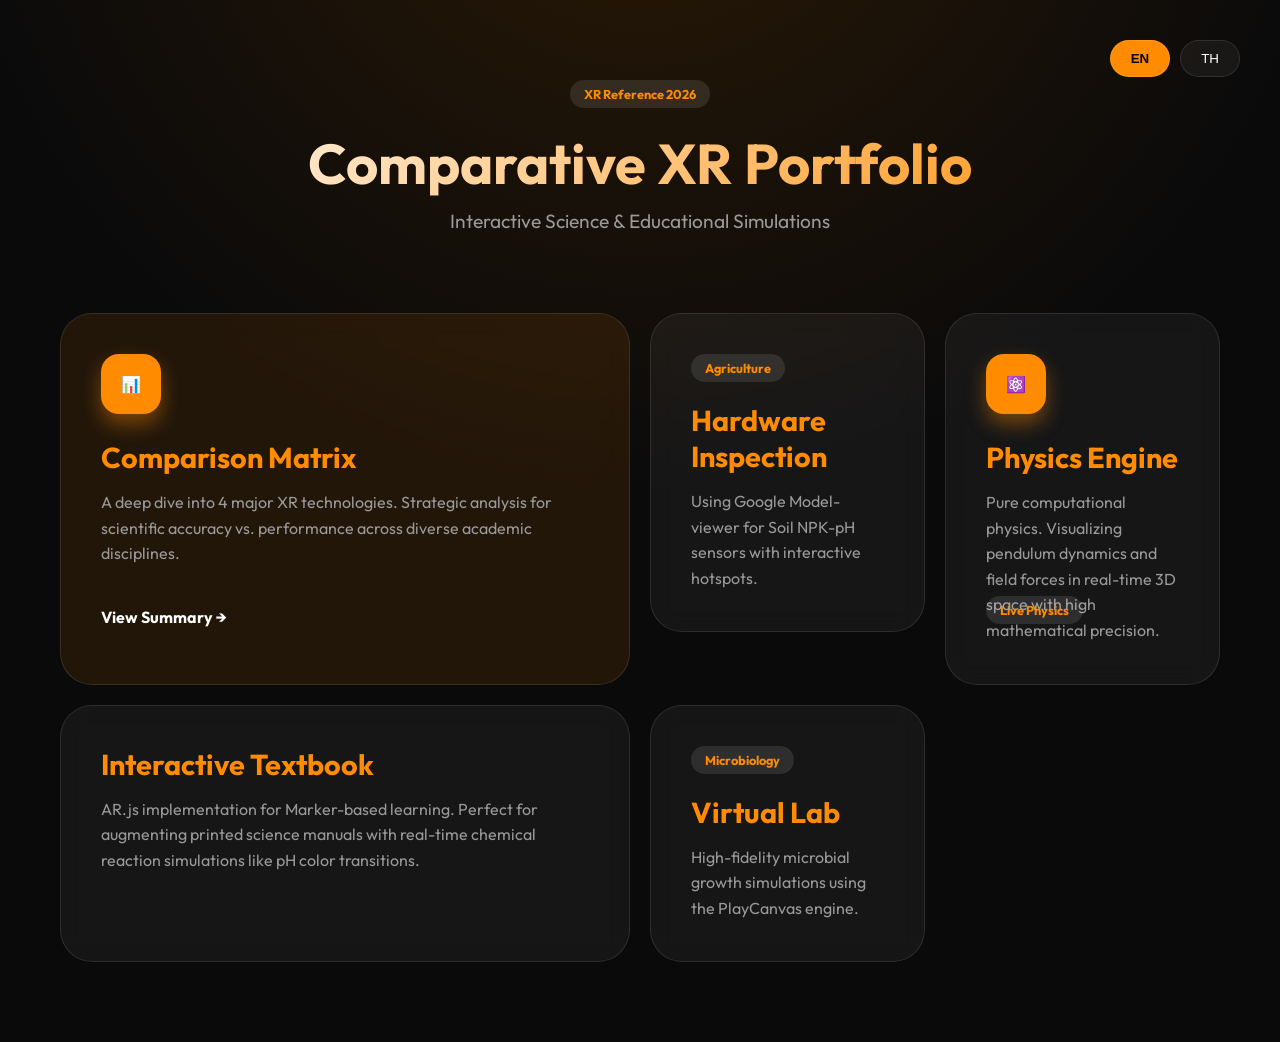
<file: docs/comparative_xr_guide/index.html>
<!DOCTYPE html>
<html lang="en">
<head>
    <meta charset="UTF-8">
    <meta name="viewport" content="width=device-width, initial-scale=1.0">
    <title>XR Guide Dashboard | AI Python Physics</title>
    <link href="https://fonts.googleapis.com/css2?family=Outfit:wght@300;400;700&display=swap" rel="stylesheet">
    <style>
        :root {
            --primary: #FF8C00;
            --primary-glow: rgba(255, 140, 0, 0.4);
            --bg: #0a0a0b;
            --card-bg: rgba(255, 255, 255, 0.05);
            --glass-border: rgba(255, 255, 255, 0.1);
            --text-main: #ffffff;
            --text-dim: #999;
        }

        * { margin: 0; padding: 0; box-sizing: border-box; }
        body {
            font-family: 'Outfit', sans-serif;
            background-color: var(--bg);
            color: var(--text-main);
            overflow-x: hidden;
            background-image: radial-gradient(circle at 50% -20%, #2c1a05 0%, transparent 50%);
        }

        .container {
            max-width: 1200px;
            margin: 0 auto;
            padding: 80px 20px;
        }

        header {
            text-align: center;
            margin-bottom: 80px;
            animation: fadeInDown 1s ease-out;
        }

        h1 {
            font-size: 3.5rem;
            font-weight: 700;
            background: linear-gradient(135deg, #fff 0%, var(--primary) 100%);
            -webkit-background-clip: text;
            -webkit-text-fill-color: transparent;
            margin-bottom: 10px;
        }

        .subtitle { color: var(--text-dim); font-size: 1.2rem; }

        /* Bento Grid */
        .bento-grid {
            display: grid;
            grid-template-columns: repeat(4, 1fr);
            grid-template-rows: auto;
            gap: 20px;
        }

        .card {
            background: var(--card-bg);
            backdrop-filter: blur(12px);
            border: 1px solid var(--glass-border);
            border-radius: 32px;
            padding: 40px;
            transition: all 0.4s cubic-bezier(0.175, 0.885, 0.32, 1.275);
            position: relative;
            overflow: hidden;
            cursor: pointer;
            text-decoration: none;
            color: inherit;
        }

        .card:hover {
            transform: translateY(-8px) scale(1.02);
            border-color: var(--primary);
            box-shadow: 0 20px 40px rgba(0,0,0,0.4), 0 0 20px var(--primary-glow);
        }

        .card h2 { font-size: 1.8rem; margin-bottom: 15px; color: var(--primary); }
        .card p { font-size: 1rem; color: var(--text-dim); line-height: 1.6; }

        .card-main { grid-column: span 2; grid-row: span 2; background: rgba(255, 140, 0, 0.1); }
        .card-wide { grid-column: span 2; }
        .card-tall { grid-row: span 2; }

        .tag {
            display: inline-block;
            padding: 6px 14px;
            border-radius: 50px;
            background: rgba(255, 255, 255, 0.1);
            font-size: 0.8rem;
            margin-bottom: 20px;
            color: var(--primary);
            font-weight: 700;
        }

        .icon-box {
            width: 60px; height: 60px;
            background: var(--primary);
            border-radius: 18px;
            display: flex; align-items: center; justify-content: center;
            margin-bottom: 25px;
            box-shadow: 0 10px 20px var(--primary-glow);
        }

        /* Animations */
        @keyframes fadeInDown {
            from { opacity: 0; transform: translateY(-30px); }
            to { opacity: 1; transform: translateY(0); }
        }

        /* Language Toggle */
        .lang-switch {
            position: absolute; top: 40px; right: 40px;
            display: flex; gap: 10px;
        }
        .lang-btn {
            background: var(--card-bg); border: 1px solid var(--glass-border);
            color: #fff; padding: 10px 20px; border-radius: 50px; cursor: pointer;
            transition: 0.3s;
        }
        .lang-btn.active { background: var(--primary); color: #000; font-weight: 700; }

        @media (max-width: 900px) {
            .bento-grid { grid-template-columns: 1fr 1fr; }
            .card-main, .card-wide { grid-column: span 2; }
        }
        @media (max-width: 600px) {
            .bento-grid { grid-template-columns: 1fr; }
            .card-main, .card-wide { grid-column: span 1; }
            h1 { font-size: 2.5rem; }
        }
    </style>
</head>
<body>
    <div class="lang-switch">
        <button class="lang-btn active" onclick="setLang('en')">EN</button>
        <button class="lang-btn" onclick="setLang('th')">TH</button>
    </div>

    <div class="container">
        <header>
            <div class="tag">XR Reference 2026</div>
            <h1 id="title">Comparative XR Portfolio</h1>
            <p id="subtitle" class="subtitle">Interactive Science & Educational Simulations</p>
        </header>

        <div class="bento-grid">
            <!-- Main Matrix -->
            <a href="comparison_matrix.html" class="card card-main">
                <div class="icon-box">📊</div>
                <h2 id="m-title">Comparison Matrix</h2>
                <p id="m-desc">A deep dive into 4 major XR technologies. Strategic analysis for scientific accuracy vs. performance across diverse academic disciplines.</p>
                <div style="margin-top: 40px; font-weight: 700;">View Summary &rarr;</div>
            </a>

            <!-- Model Viewer -->
            <a href="model_viewer/index.html" class="card">
                <div class="tag">Agriculture</div>
                <h2 id="mv-title">Hardware Inspection</h2>
                <p id="mv-desc">Using Google Model-viewer for Soil NPK-pH sensors with interactive hotspots.</p>
            </a>

            <!-- ThreeJS -->
            <a href="threejs_physics/index.html" class="card card-tall">
                <div class="icon-box">⚛️</div>
                <h2 id="t3-title">Physics Engine</h2>
                <p id="t3-desc">Pure computational physics. Visualizing pendulum dynamics and field forces in real-time 3D space with high mathematical precision.</p>
                <div class="tag" style="position: absolute; bottom: 40px;">Live Physics</div>
            </a>

            <!-- AR.js -->
            <a href="ar_js/index.html" class="card card-wide">
                <h2 id="ar-title">Interactive Textbook</h2>
                <p id="ar-desc">AR.js implementation for Marker-based learning. Perfect for augmenting printed science manuals with real-time chemical reaction simulations like pH color transitions.</p>
            </a>

            <!-- PlayCanvas -->
            <a href="playcanvas.html" class="card">
                <div class="tag">Microbiology</div>
                <h2 id="pc-title">Virtual Lab</h2>
                <p id="pc-desc">High-fidelity microbial growth simulations using the PlayCanvas engine.</p>
            </a>
        </div>
    </div>

    <script>
        const content = {
            en: {
                title: "Comparative XR Portfolio",
                subtitle: "Interactive Science & Educational Simulations",
                mTitle: "Comparison Matrix",
                mDesc: "A deep dive into 4 major XR technologies. Strategic analysis for scientific accuracy vs. performance across diverse academic disciplines.",
                mvTitle: "Hardware Inspection",
                mvDesc: "Using Google Model-viewer for Soil NPK-pH sensors with interactive hotspots.",
                t3Title: "Physics Engine",
                t3Desc: "Pure computational physics. Visualizing pendulum dynamics and field forces in real-time 3D space with high mathematical precision.",
                arTitle: "Interactive Textbook",
                arDesc: "AR.js implementation for Marker-based learning. Perfect for augmenting printed science manuals with real-time chemical reaction simulations.",
                pcTitle: "Virtual Lab",
                pcDesc: "High-fidelity microbial growth simulations using the PlayCanvas engine."
            },
            th: {
                title: "คลังผลงาน XR เปรียบเทียบ",
                subtitle: "การจำลองทางวิทยาศาสตร์และการศึกษาสมัครเล่น",
                mTitle: "ตารางสรุปเปรียบเทียบ",
                mDesc: "การวิเคราะห์เชิงลึกของ 4 เทคโนโลยี XR หลัก สำหรับความแม่นยำทางวิชาการและประสิทธิภาพในสาขาวิชาต่างๆ",
                mvTitle: "ตรวจสอบฮาร์ดแวร์",
                mvDesc: "การใช้ Google Model-viewer สำหรับเซ็นเซอร์ดิน NPK-pH พร้อมจุดโต้ตอบอัจฉริยะ",
                t3Title: "เอนจิ้นฟิสิกส์",
                t3Desc: "ฟิสิกส์คำนวณล้วนๆ แสดงผลการแกว่งของลูกตุ้มและแรงในสนามในพื้นที่ 3 มิติแบบ Real-time",
                arTitle: "หนังสือเรียนอัจฉริยะ",
                arDesc: "การใช้ AR.js สำหรับการเรียนรู้แบบใช้ Marker เหมาะสำหรับการเพิ่มข้อมูลในหนังสือเรียน เช่น การเปลี่ยนสีของค่าสารเคมี",
                pcTitle: "ห้องแล็บเสมือน",
                pcDesc: "การจำลองการเติบโตของจุลินทรีย์ที่มีความสมจริงสูงด้วยเอนจิ้น PlayCanvas"
            }
        };

        function setLang(lang) {
            document.querySelectorAll('.lang-btn').forEach(b => b.classList.remove('active'));
            event.target.classList.add('active');

            document.getElementById('title').innerText = content[lang].title;
            document.getElementById('subtitle').innerText = content[lang].subtitle;
            document.getElementById('m-title').innerText = content[lang].mTitle;
            document.getElementById('m-desc').innerText = content[lang].mDesc;
            document.getElementById('mv-title').innerText = content[lang].mvTitle;
            document.getElementById('mv-desc').innerText = content[lang].mvDesc;
            document.getElementById('t3-title').innerText = content[lang].t3Title;
            document.getElementById('t3-desc').innerText = content[lang].t3Desc;
            document.getElementById('ar-title').innerText = content[lang].arTitle;
            document.getElementById('ar-desc').innerText = content[lang].arDesc;
            document.getElementById('pc-title').innerText = content[lang].pcTitle;
            document.getElementById('pc-desc').innerText = content[lang].pcDesc;
        }
    </script>
</body>
</html>
</file>
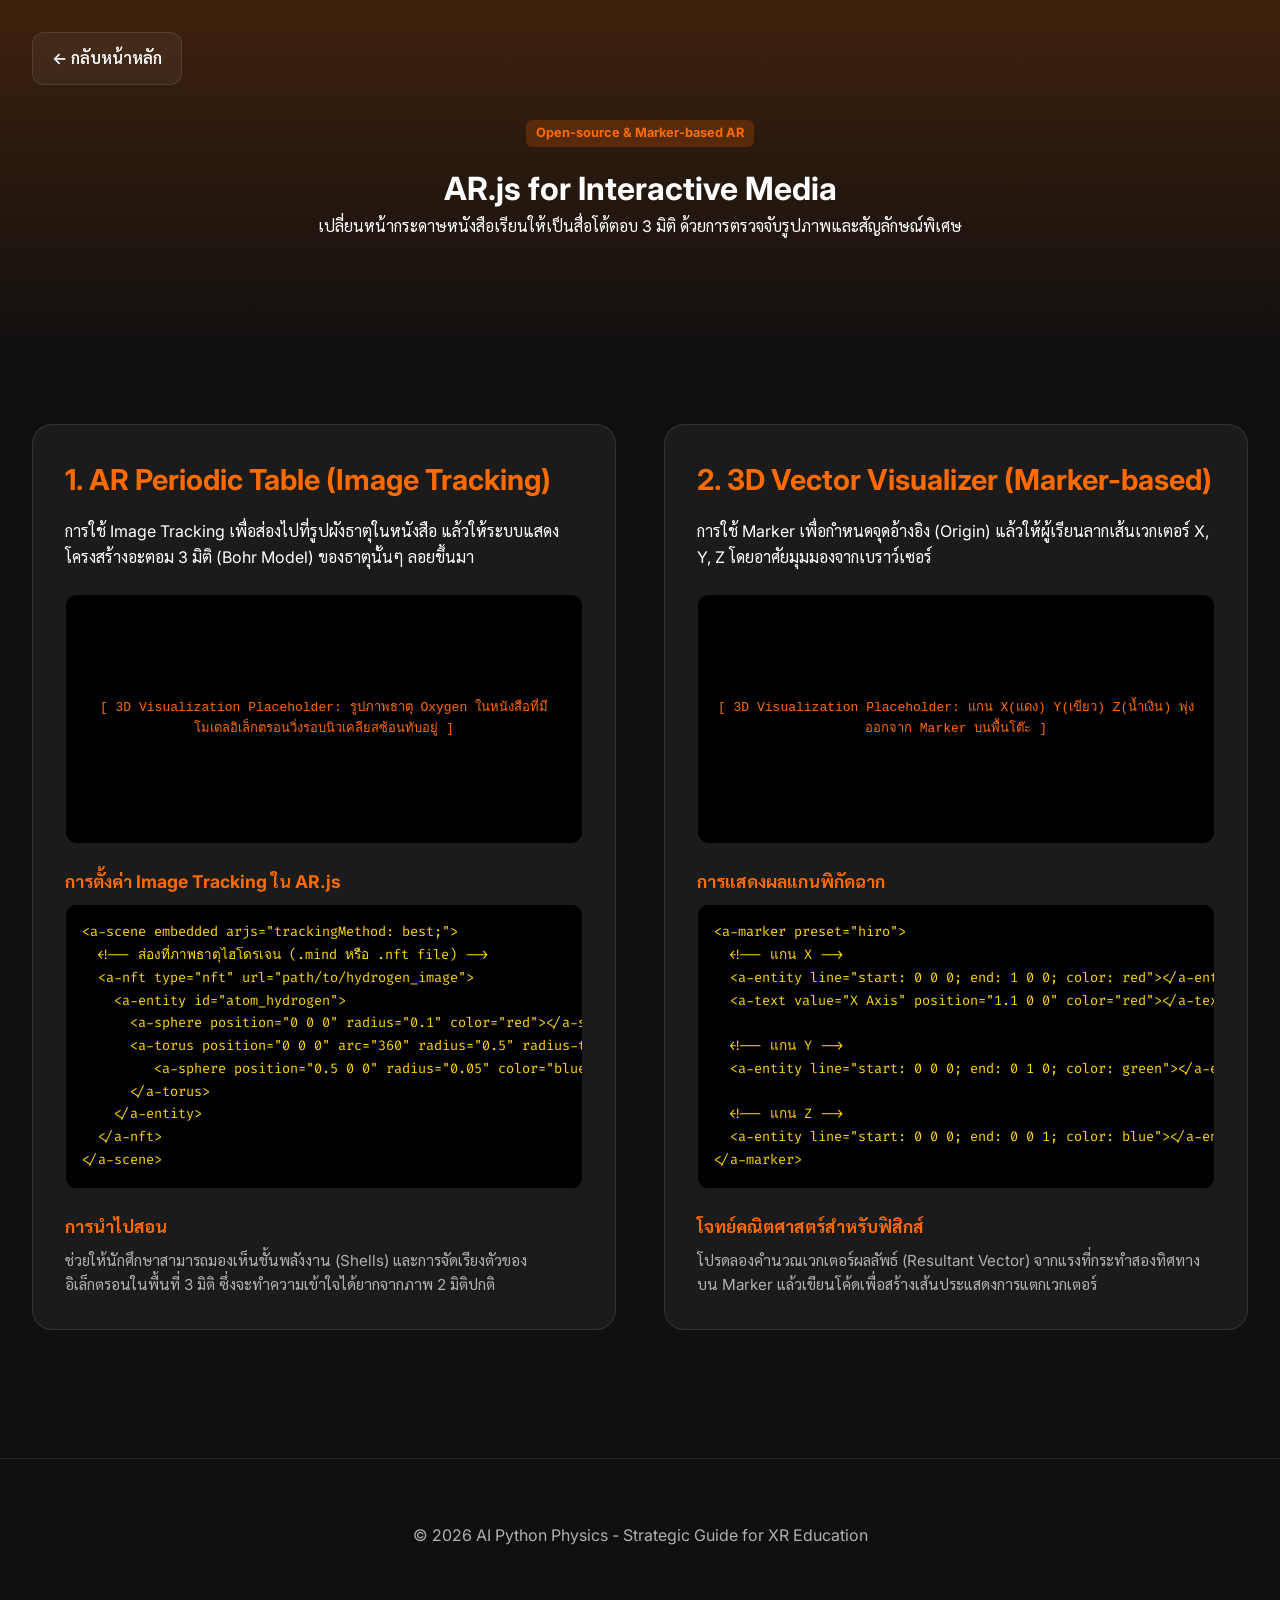
<file: docs/comparative_xr_guide/ar_js.html>
<!DOCTYPE html>
<html lang="th">
<head>
    <meta charset="UTF-8">
    <meta name="viewport" content="width=device-width, initial-scale=1.0">
    <title>AR.js | Advanced Marker AR Guide</title>
    <link rel="preconnect" href="https://fonts.googleapis.com">
    <link rel="preconnect" href="https://fonts.gstatic.com" crossorigin>
    <link href="https://fonts.googleapis.com/css2?family=Inter:wght@400;700;800&family=Outfit:wght@500;800&family=Sarabun:wght@400;700&family=Fira+Code&display=swap" rel="stylesheet">
    <link rel="stylesheet" href="index.css">
</head>
<body>

    <a href="index.html" class="back-btn">&larr; กลับหน้าหลัก</a>

    <header class="sub-hero">
        <div class="badge">Open-source & Marker-based AR</div>
        <h1>AR.js for Interactive Media</h1>
        <p>เปลี่ยนหน้ากระดาษหนังสือเรียนให้เป็นสื่อโต้ตอบ 3 มิติ ด้วยการตรวจจับรูปภาพและสัญลักษณ์พิเศษ</p>
    </header>

    <main class="example-grid">
        <!-- Example 1: 3D Periodic Table (Image Tracking) -->
        <article class="example-card">
            <h2>1. AR Periodic Table (Image Tracking)</h2>
            <p>การใช้ Image Tracking เพื่อส่องไปที่รูปผังธาตุในหนังสือ แล้วให้ระบบแสดงโครงสร้างอะตอม 3 มิติ (Bohr Model) ของธาตุนั้นๆ ลอยขึ้นมา</p>
            
            <div class="example-visual">
                [ 3D Visualization Placeholder: รูปภาพธาตุ Oxygen ในหนังสือที่มีโมเดลอิเล็กตรอนวิ่งรอบนิวเคลียสซ้อนทับอยู่ ]
            </div>

            <div class="detail-section">
                <h3>การตั้งค่า Image Tracking ใน AR.js</h3>
                <pre><code>&lt;a-scene embedded arjs="trackingMethod: best;"&gt;
  &lt;!-- ส่องที่ภาพธาตุไฮโดรเจน (.mind หรือ .nft file) --&gt;
  &lt;a-nft type="nft" url="path/to/hydrogen_image"&gt;
    &lt;a-entity id="atom_hydrogen"&gt;
      &lt;a-sphere position="0 0 0" radius="0.1" color="red"&gt;&lt;/a-sphere&gt; &lt;!-- Protons --&gt;
      &lt;a-torus position="0 0 0" arc="360" radius="0.5" radius-tubular="0.01"&gt;
         &lt;a-sphere position="0.5 0 0" radius="0.05" color="blue"&gt;&lt;/a-sphere&gt; &lt;!-- Electrons --&gt;
      &lt;/a-torus&gt;
    &lt;/a-entity&gt;
  &lt;/a-nft&gt;
&lt;/a-scene&gt;</code></pre>
            </div>
            
            <div class="detail-section">
                <h3>การนำไปสอน</h3>
                <p>ช่วยให้นักศึกษาสามารถมองเห็นชั้นพลังงาน (Shells) และการจัดเรียงตัวของอิเล็กตรอนในพื้นที่ 3 มิติ ซึ่งจะทำความเข้าใจได้ยากจากภาพ 2 มิติปกติ</p>
            </div>
        </article>

        <!-- Example 2: Vector Space Mapping -->
        <article class="example-card">
            <h2>2. 3D Vector Visualizer (Marker-based)</h2>
            <p>การใช้ Marker เพื่อกำหนดจุดอ้างอิง (Origin) แล้วให้ผู้เรียนลากเส้นเวกเตอร์ X, Y, Z โดยอาศัยมุมมองจากเบราว์เซอร์</p>
            
            <div class="example-visual">
                [ 3D Visualization Placeholder: แกน X(แดง) Y(เขียว) Z(น้ำเงิน) พุ่งออกจาก Marker บนพื้นโต๊ะ ]
            </div>

            <div class="detail-section">
                <h3>การแสดงผลแกนพิกัดฉาก</h3>
                <pre><code>&lt;a-marker preset="hiro"&gt;
  &lt;!-- แกน X --&gt;
  &lt;a-entity line="start: 0 0 0; end: 1 0 0; color: red"&gt;&lt;/a-entity&gt;
  &lt;a-text value="X Axis" position="1.1 0 0" color="red"&gt;&lt;/a-text&gt;
  
  &lt;!-- แกน Y --&gt;
  &lt;a-entity line="start: 0 0 0; end: 0 1 0; color: green"&gt;&lt;/a-entity&gt;
  
  &lt;!-- แกน Z --&gt;
  &lt;a-entity line="start: 0 0 0; end: 0 0 1; color: blue"&gt;&lt;/a-entity&gt;
&lt;/a-marker&gt;</code></pre>
            </div>

            <div class="detail-section">
                <h3>โจทย์คณิตศาสตร์สำหรับฟิสิกส์</h3>
                <p>โปรดลองคำนวณเวกเตอร์ผลลัพธ์ (Resultant Vector) จากแรงที่กระทำสองทิศทางบน Marker แล้วเขียนโค้ดเพื่อสร้างเส้นประแสดงการแตกเวกเตอร์</p>
            </div>
        </article>
    </main>

    <footer>
        <p>&copy; 2026 AI Python Physics - Strategic Guide for XR Education</p>
    </footer>

    <script src="index.js"></script>
</body>
</html>
</file>
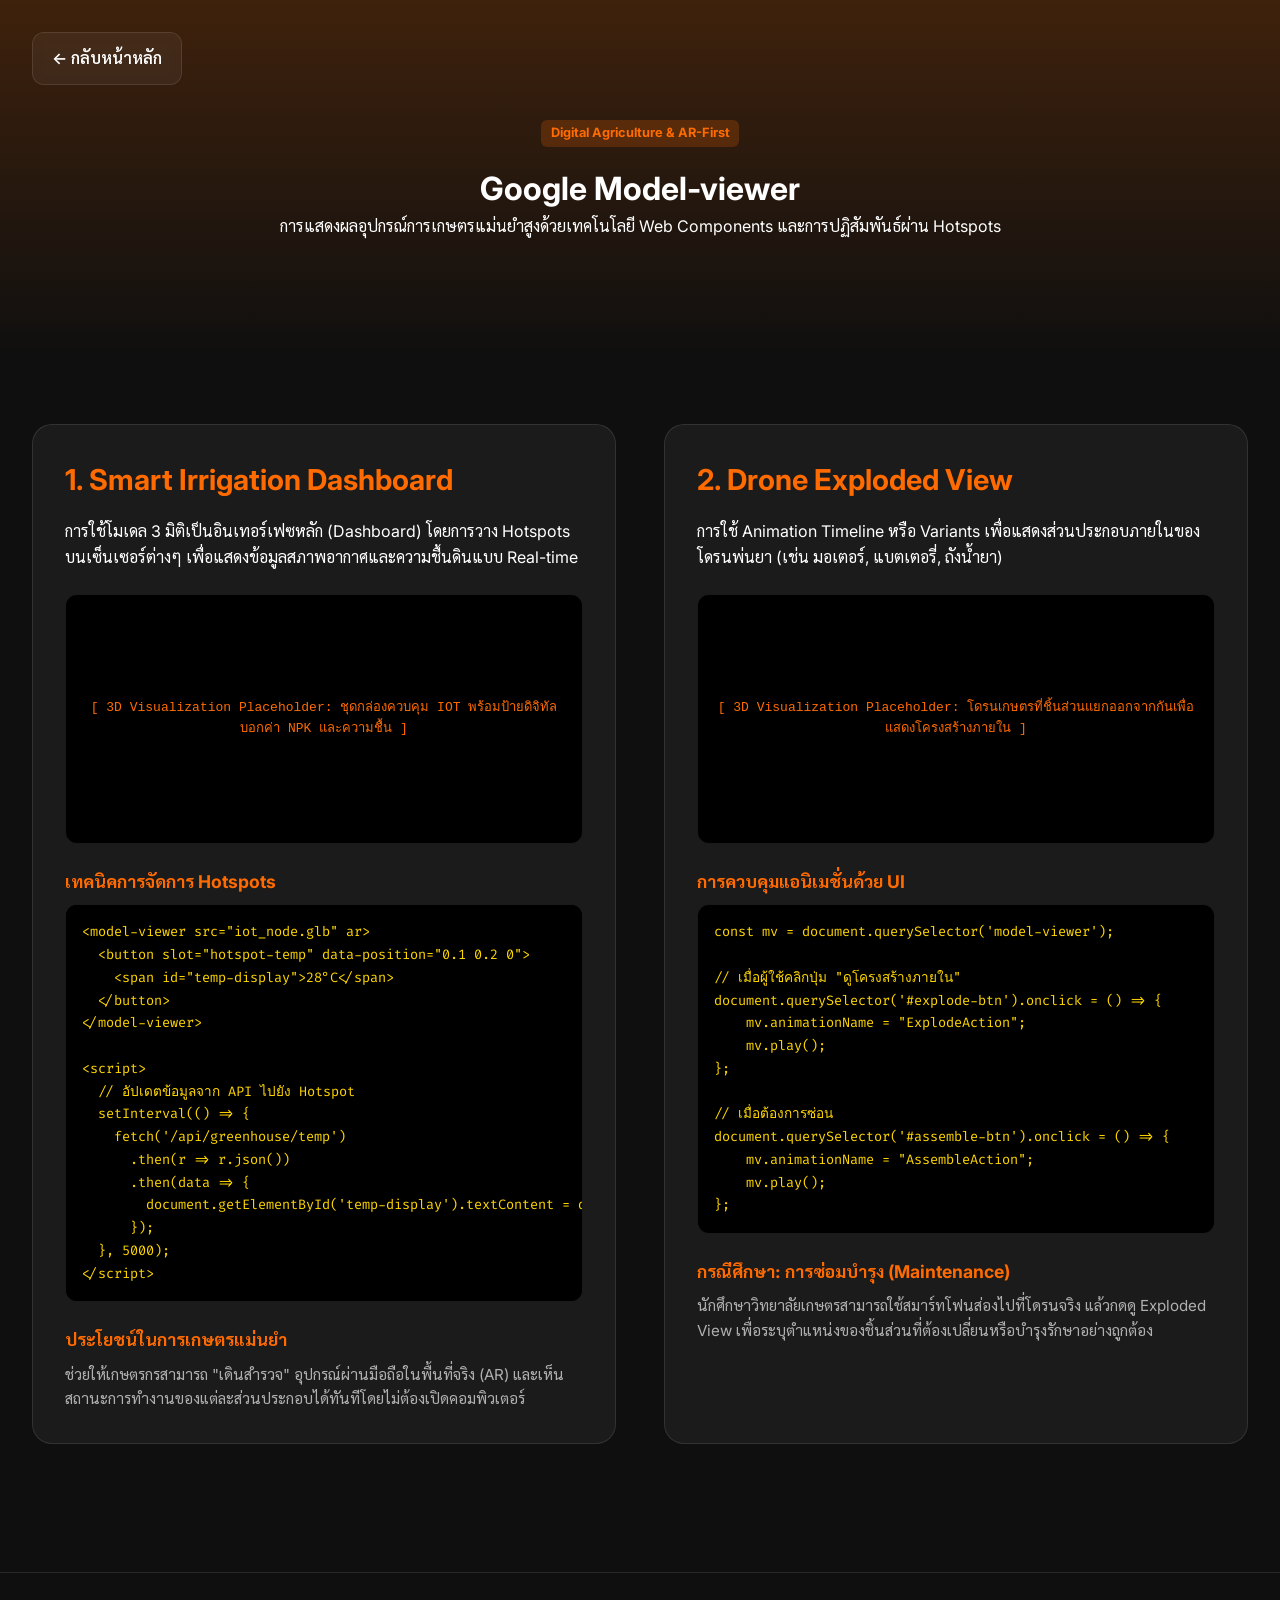
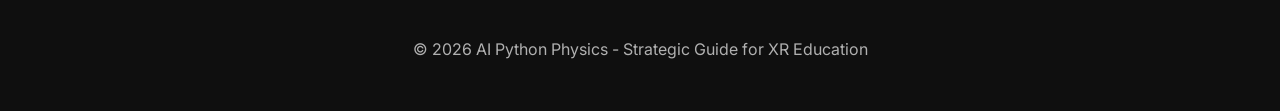
<file: docs/comparative_xr_guide/model_viewer.html>
<!DOCTYPE html>
<html lang="th">
<head>
    <meta charset="UTF-8">
    <meta name="viewport" content="width=device-width, initial-scale=1.0">
    <title>Google Model-viewer | Advanced AR Guide</title>
    <link rel="preconnect" href="https://fonts.googleapis.com">
    <link rel="preconnect" href="https://fonts.gstatic.com" crossorigin>
    <link href="https://fonts.googleapis.com/css2?family=Inter:wght@400;700;800&family=Outfit:wght@500;800&family=Sarabun:wght@400;700&family=Fira+Code&display=swap" rel="stylesheet">
    <link rel="stylesheet" href="index.css">
</head>
<body>

    <a href="index.html" class="back-btn">&larr; กลับหน้าหลัก</a>

    <header class="sub-hero">
        <div class="badge">Digital Agriculture & AR-First</div>
        <h1>Google Model-viewer</h1>
        <p>การแสดงผลอุปกรณ์การเกษตรแม่นยำสูงด้วยเทคโนโลยี Web Components และการปฏิสัมพันธ์ผ่าน Hotspots</p>
    </header>

    <main class="example-grid">
        <!-- Example 1: Smart Irrigation Node -->
        <article class="example-card">
            <h2>1. Smart Irrigation Dashboard</h2>
            <p>การใช้โมเดล 3 มิติเป็นอินเทอร์เฟซหลัก (Dashboard) โดยการวาง Hotspots บนเซ็นเซอร์ต่างๆ เพื่อแสดงข้อมูลสภาพอากาศและความชื้นดินแบบ Real-time</p>
            
            <div class="example-visual">
                [ 3D Visualization Placeholder: ชุดกล่องควบคุม IOT พร้อมป้ายดิจิทัลบอกค่า NPK และความชื้น ]
            </div>

            <div class="detail-section">
                <h3>เทคนิคการจัดการ Hotspots</h3>
                <pre><code>&lt;model-viewer src="iot_node.glb" ar&gt;
  &lt;button slot="hotspot-temp" data-position="0.1 0.2 0"&gt;
    &lt;span id="temp-display"&gt;28°C&lt;/span&gt;
  &lt;/button&gt;
&lt;/model-viewer&gt;

&lt;script&gt;
  // อัปเดตข้อมูลจาก API ไปยัง Hotspot
  setInterval(() => {
    fetch('/api/greenhouse/temp')
      .then(r => r.json())
      .then(data => {
        document.getElementById('temp-display').textContent = data.val + '°C';
      });
  }, 5000);
&lt;/script&gt;</code></pre>
            </div>
            
            <div class="detail-section">
                <h3>ประโยชน์ในการเกษตรแม่นยำ</h3>
                <p>ช่วยให้เกษตรกรสามารถ "เดินสำรวจ" อุปกรณ์ผ่านมือถือในพื้นที่จริง (AR) และเห็นสถานะการทำงานของแต่ละส่วนประกอบได้ทันทีโดยไม่ต้องเปิดคอมพิวเตอร์</p>
            </div>
        </article>

        <!-- Example 2: Exploded View (Anatomy of Machine) -->
        <article class="example-card">
            <h2>2. Drone Exploded View</h2>
            <p>การใช้ Animation Timeline หรือ Variants เพื่อแสดงส่วนประกอบภายในของโดรนพ่นยา (เช่น มอเตอร์, แบตเตอรี่, ถังน้ำยา)</p>
            
            <div class="example-visual">
                [ 3D Visualization Placeholder: โดรนเกษตรที่ชิ้นส่วนแยกออกจากกันเพื่อแสดงโครงสร้างภายใน ]
            </div>

            <div class="detail-section">
                <h3>การควบคุมแอนิเมชั่นด้วย UI</h3>
                <pre><code>const mv = document.querySelector('model-viewer');

// เมื่อผู้ใช้คลิกปุ่ม "ดูโครงสร้างภายใน"
document.querySelector('#explode-btn').onclick = () => {
    mv.animationName = "ExplodeAction";
    mv.play();
};

// เมื่อต้องการซ่อน
document.querySelector('#assemble-btn').onclick = () => {
    mv.animationName = "AssembleAction";
    mv.play();
};</code></pre>
            </div>

            <div class="detail-section">
                <h3>กรณีศึกษา: การซ่อมบำรุง (Maintenance)</h3>
                <p>นักศึกษาวิทยาลัยเกษตรสามารถใช้สมาร์ทโฟนส่องไปที่โดรนจริง แล้วกดดู Exploded View เพื่อระบุตำแหน่งของชิ้นส่วนที่ต้องเปลี่ยนหรือบำรุงรักษาอย่างถูกต้อง</p>
            </div>
        </article>
    </main>

    <footer>
        <p>&copy; 2026 AI Python Physics - Strategic Guide for XR Education</p>
    </footer>

    <script src="index.js"></script>
</body>
</html>
</file>
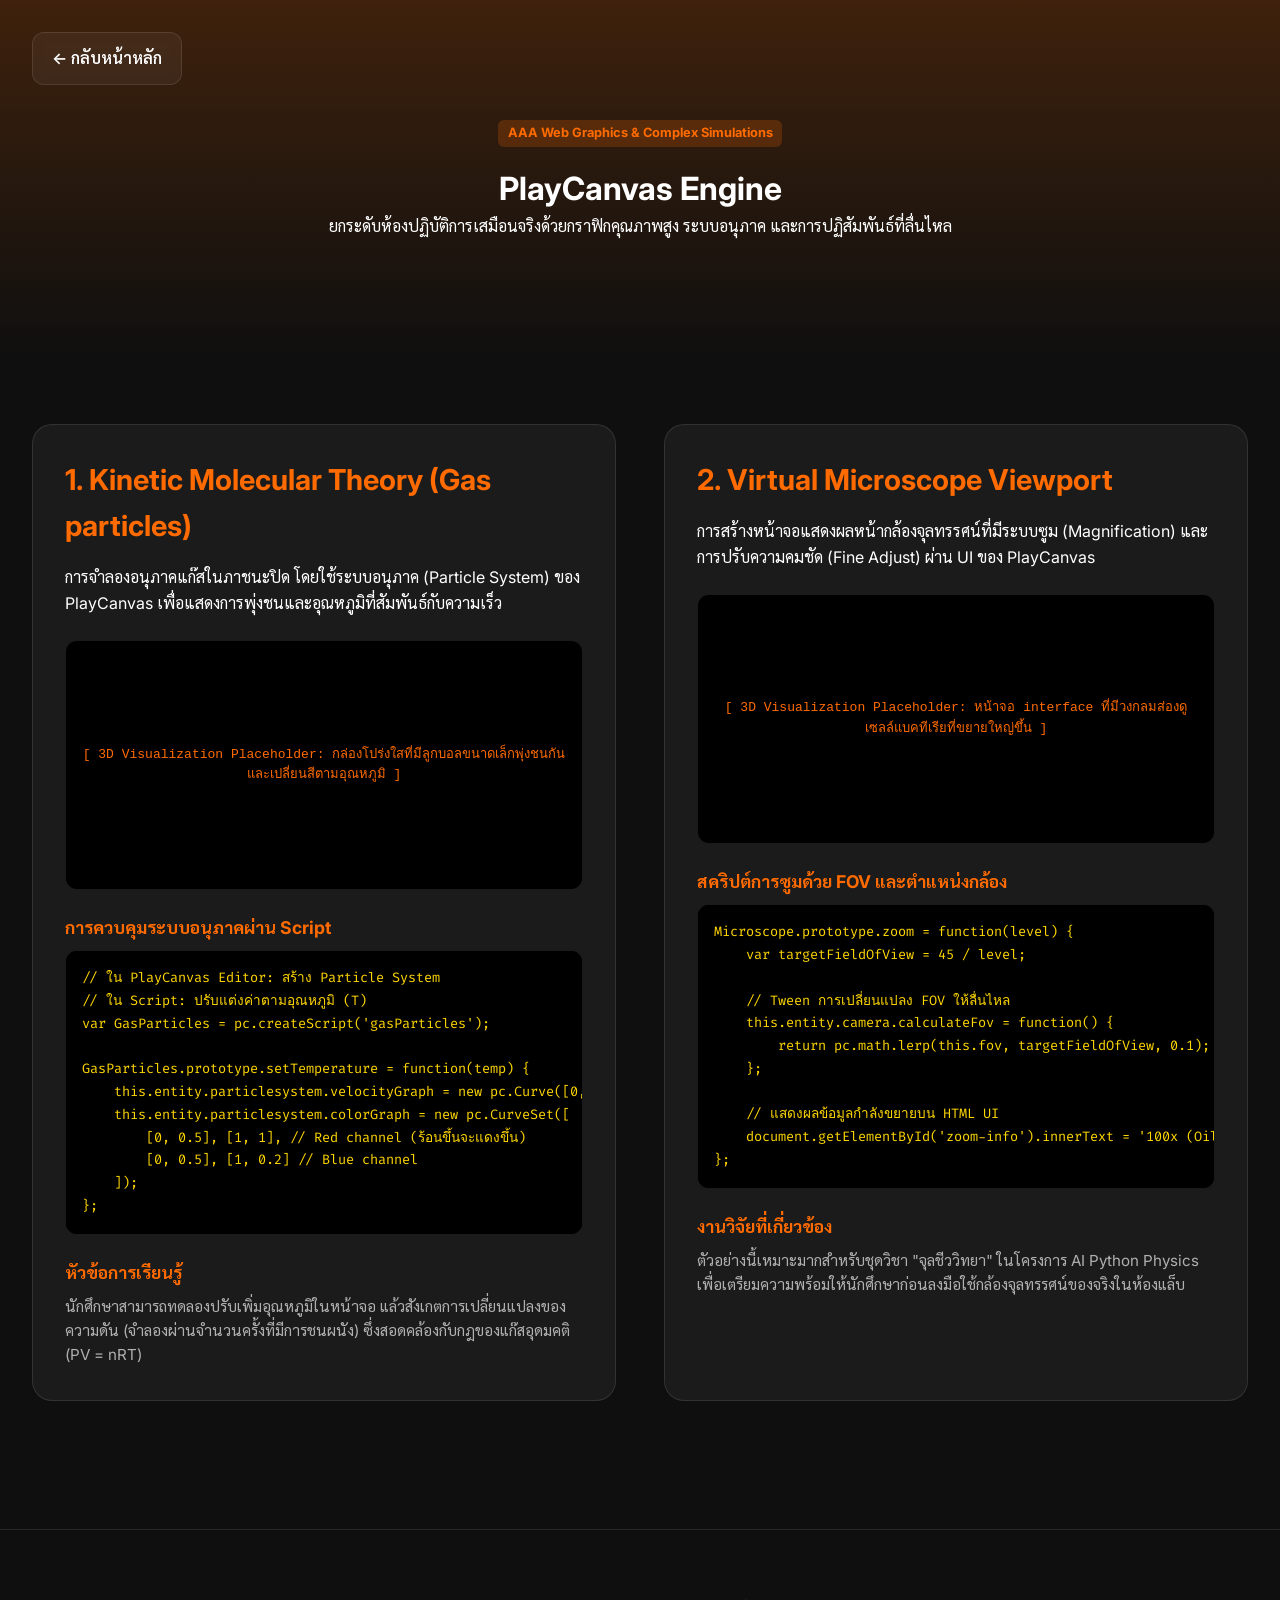
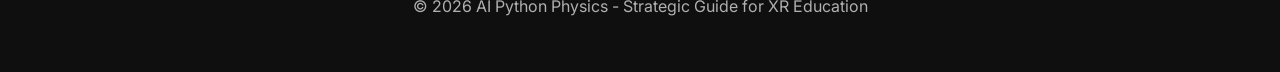
<file: docs/comparative_xr_guide/playcanvas.html>
<!DOCTYPE html>
<html lang="th">
<head>
    <meta charset="UTF-8">
    <meta name="viewport" content="width=device-width, initial-scale=1.0">
    <title>PlayCanvas | Advanced Simulation Guide</title>
    <link rel="preconnect" href="https://fonts.googleapis.com">
    <link rel="preconnect" href="https://fonts.gstatic.com" crossorigin>
    <link href="https://fonts.googleapis.com/css2?family=Inter:wght@400;700;800&family=Outfit:wght@500;800&family=Sarabun:wght@400;700&family=Fira+Code&display=swap" rel="stylesheet">
    <link rel="stylesheet" href="index.css">
</head>
<body>

    <a href="index.html" class="back-btn">&larr; กลับหน้าหลัก</a>

    <header class="sub-hero">
        <div class="badge">AAA Web Graphics & Complex Simulations</div>
        <h1>PlayCanvas Engine</h1>
        <p>ยกระดับห้องปฏิบัติการเสมือนจริงด้วยกราฟิกคุณภาพสูง ระบบอนุภาค และการปฏิสัมพันธ์ที่ลื่นไหล</p>
    </header>

    <main class="example-grid">
        <!-- Example 1: Kinetic Molecular Theory -->
        <article class="example-card">
            <h2>1. Kinetic Molecular Theory (Gas particles)</h2>
            <p>การจำลองอนุภาคแก๊สในภาชนะปิด โดยใช้ระบบอนุภาค (Particle System) ของ PlayCanvas เพื่อแสดงการพุ่งชนและอุณหภูมิที่สัมพันธ์กับความเร็ว</p>
            
            <div class="example-visual">
                [ 3D Visualization Placeholder: กล่องโปร่งใสที่มีลูกบอลขนาดเล็กพุ่งชนกันและเปลี่ยนสีตามอุณหภูมิ ]
            </div>

            <div class="detail-section">
                <h3>การควบคุมระบบอนุภาคผ่าน Script</h3>
                <pre><code>// ใน PlayCanvas Editor: สร้าง Particle System
// ใน Script: ปรับแต่งค่าตามอุณหภูมิ (T)
var GasParticles = pc.createScript('gasParticles');

GasParticles.prototype.setTemperature = function(temp) {
    this.entity.particlesystem.velocityGraph = new pc.Curve([0, temp * 0.5, 1, temp]);
    this.entity.particlesystem.colorGraph = new pc.CurveSet([
        [0, 0.5], [1, 1], // Red channel (ร้อนขึ้นจะแดงขึ้น)
        [0, 0.5], [1, 0.2] // Blue channel
    ]);
};</code></pre>
            </div>
            
            <div class="detail-section">
                <h3>หัวข้อการเรียนรู้</h3>
                <p>นักศึกษาสามารถทดลองปรับเพิ่มอุณหภูมิในหน้าจอ แล้วสังเกตการเปลี่ยนแปลงของความดัน (จำลองผ่านจำนวนครั้งที่มีการชนผนัง) ซึ่งสอดคล้องกับกฎของแก๊สอุดมคติ (PV = nRT)</p>
            </div>
        </article>

        <!-- Example 2: Virtual Microscope UI -->
        <article class="example-card">
            <h2>2. Virtual Microscope Viewport</h2>
            <p>การสร้างหน้าจอแสดงผลหน้ากล้องจุลทรรศน์ที่มีระบบซูม (Magnification) และการปรับความคมชัด (Fine Adjust) ผ่าน UI ของ PlayCanvas</p>
            
            <div class="example-visual">
                [ 3D Visualization Placeholder: หน้าจอ interface ที่มีวงกลมส่องดูเซลล์แบคทีเรียที่ขยายใหญ่ขึ้น ]
            </div>

            <div class="detail-section">
                <h3>สคริปต์การซูมด้วย FOV และตำแหน่งกล้อง</h3>
                <pre><code>Microscope.prototype.zoom = function(level) {
    var targetFieldOfView = 45 / level;
    
    // Tween การเปลี่ยนแปลง FOV ให้ลื่นไหล
    this.entity.camera.calculateFov = function() {
        return pc.math.lerp(this.fov, targetFieldOfView, 0.1);
    };
    
    // แสดงผลข้อมูลกำลังขยายบน HTML UI
    document.getElementById('zoom-info').innerText = '100x (Oil Immersion)';
};</code></pre>
            </div>

            <div class="detail-section">
                <h3>งานวิจัยที่เกี่ยวข้อง</h3>
                <p>ตัวอย่างนี้เหมาะมากสำหรับชุดวิชา "จุลชีววิทยา" ในโครงการ AI Python Physics เพื่อเตรียมความพร้อมให้นักศึกษาก่อนลงมือใช้กล้องจุลทรรศน์ของจริงในห้องแล็บ</p>
            </div>
        </article>
    </main>

    <footer>
        <p>&copy; 2026 AI Python Physics - Strategic Guide for XR Education</p>
    </footer>

    <script src="index.js"></script>
</body>
</html>
</file>
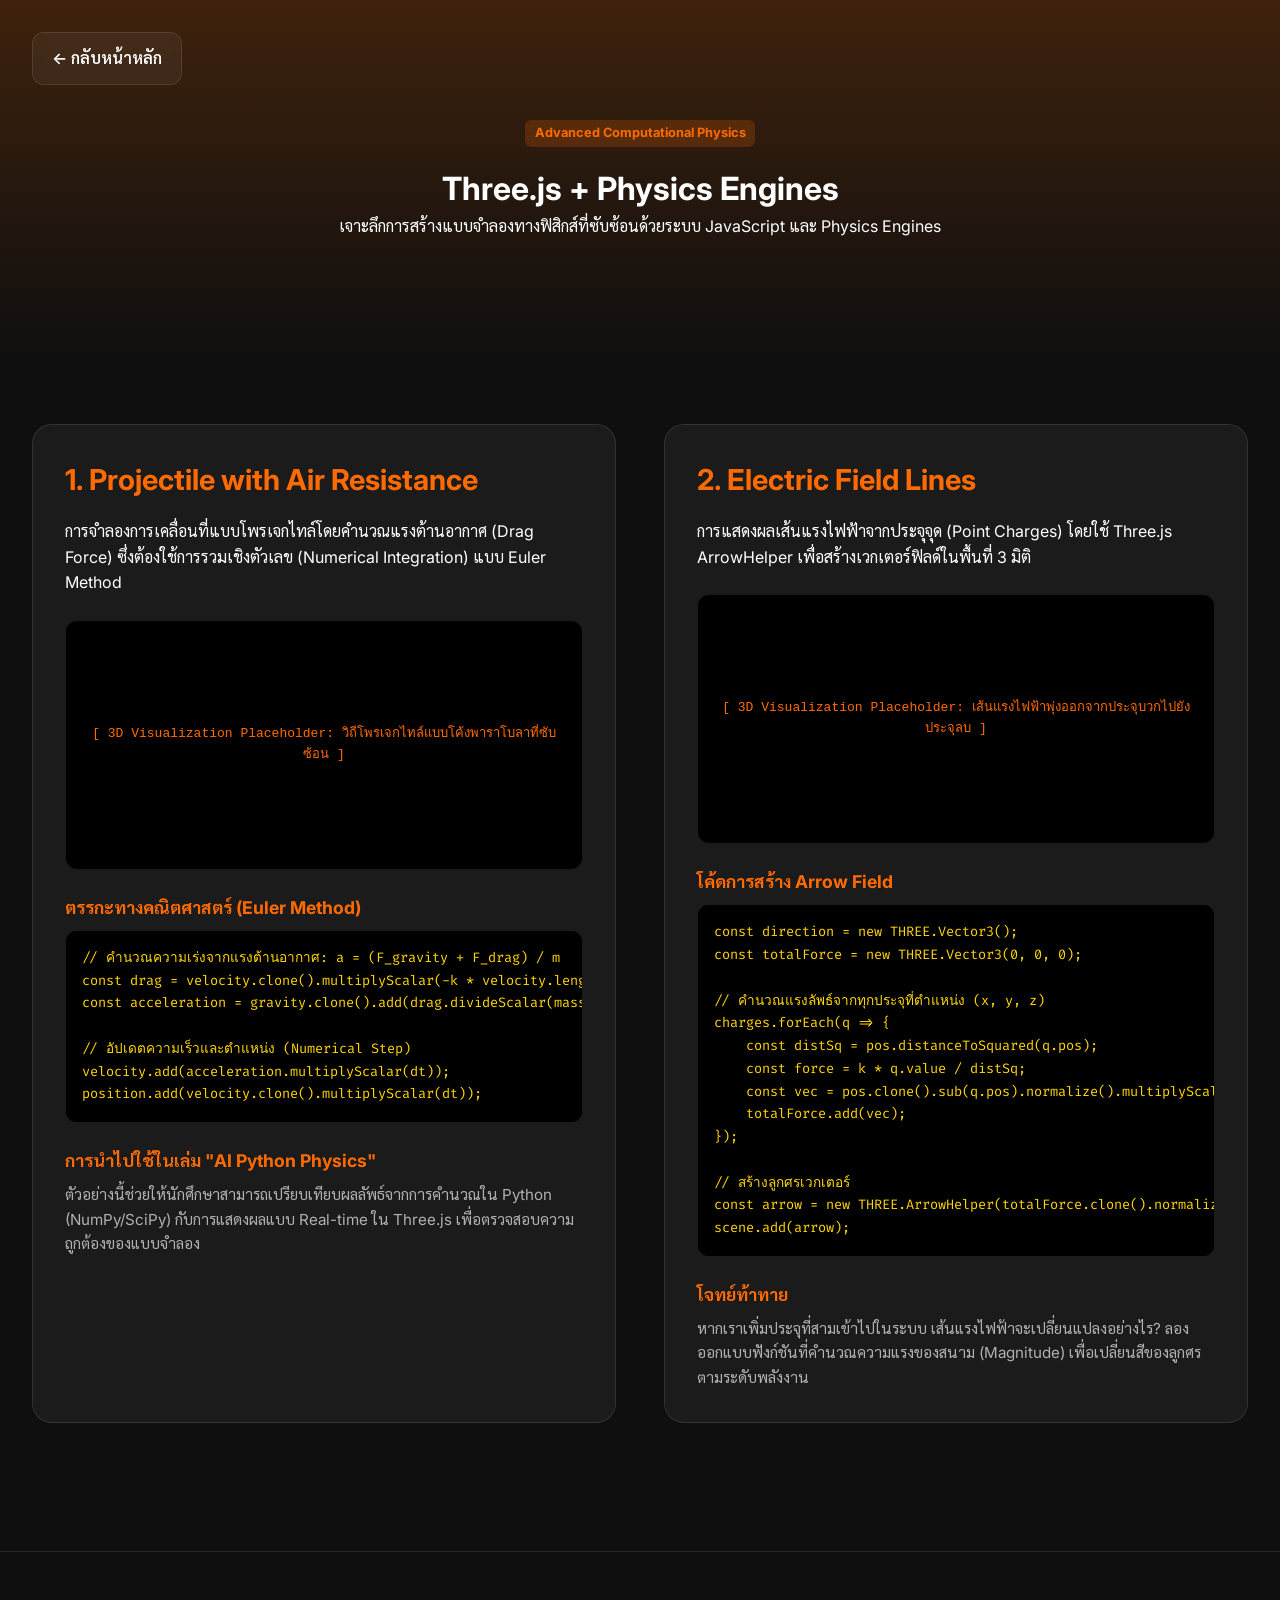
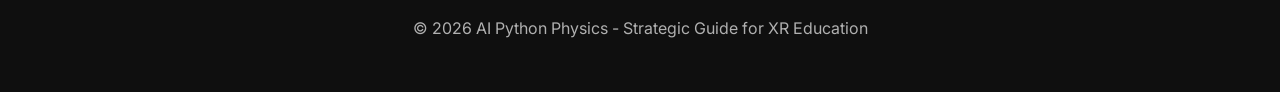
<file: docs/comparative_xr_guide/threejs.html>
<!DOCTYPE html>
<html lang="th">
<head>
    <meta charset="UTF-8">
    <meta name="viewport" content="width=device-width, initial-scale=1.0">
    <title>Three.js + Physics | Advanced Guide</title>
    <link rel="preconnect" href="https://fonts.googleapis.com">
    <link rel="preconnect" href="https://fonts.gstatic.com" crossorigin>
    <link href="https://fonts.googleapis.com/css2?family=Inter:wght@400;700;800&family=Outfit:wght@500;800&family=Sarabun:wght@400;700&family=Fira+Code&display=swap" rel="stylesheet">
    <link rel="stylesheet" href="index.css">
</head>
<body>

    <a href="index.html" class="back-btn">&larr; กลับหน้าหลัก</a>

    <header class="sub-hero">
        <div class="badge">Advanced Computational Physics</div>
        <h1>Three.js + Physics Engines</h1>
        <p>เจาะลึกการสร้างแบบจำลองทางฟิสิกส์ที่ซับซ้อนด้วยระบบ JavaScript และ Physics Engines</p>
    </header>

    <main class="example-grid">
        <!-- Example 1: Projectile Motion -->
        <article class="example-card">
            <h2>1. Projectile with Air Resistance</h2>
            <p>การจำลองการเคลื่อนที่แบบโพรเจกไทล์โดยคำนวณแรงต้านอากาศ (Drag Force) ซึ่งต้องใช้การรวมเชิงตัวเลข (Numerical Integration) แบบ Euler Method</p>
            
            <div class="example-visual">
                [ 3D Visualization Placeholder: วิถีโพรเจกไทล์แบบโค้งพาราโบลาที่ซับซ้อน ]
            </div>

            <div class="detail-section">
                <h3>ตรรกะทางคณิตศาสตร์ (Euler Method)</h3>
                <pre><code>// คำนวณความเร่งจากแรงต้านอากาศ: a = (F_gravity + F_drag) / m
const drag = velocity.clone().multiplyScalar(-k * velocity.length());
const acceleration = gravity.clone().add(drag.divideScalar(mass));

// อัปเดตความเร็วและตำแหน่ง (Numerical Step)
velocity.add(acceleration.multiplyScalar(dt));
position.add(velocity.clone().multiplyScalar(dt));</code></pre>
            </div>
            
            <div class="detail-section">
                <h3>การนำไปใช้ในเล่ม "AI Python Physics"</h3>
                <p>ตัวอย่างนี้ช่วยให้นักศึกษาสามารถเปรียบเทียบผลลัพธ์จากการคำนวณใน Python (NumPy/SciPy) กับการแสดงผลแบบ Real-time ใน Three.js เพื่อตรวจสอบความถูกต้องของแบบจำลอง</p>
            </div>
        </article>

        <!-- Example 2: Electric Field Visualization -->
        <article class="example-card">
            <h2>2. Electric Field Lines</h2>
            <p>การแสดงผลเส้นแรงไฟฟ้าจากประจุจุด (Point Charges) โดยใช้ Three.js ArrowHelper เพื่อสร้างเวกเตอร์ฟิลด์ในพื้นที่ 3 มิติ</p>
            
            <div class="example-visual">
                [ 3D Visualization Placeholder: เส้นแรงไฟฟ้าพุ่งออกจากประจุบวกไปยังประจุลบ ]
            </div>

            <div class="detail-section">
                <h3>โค้ดการสร้าง Arrow Field</h3>
                <pre><code>const direction = new THREE.Vector3();
const totalForce = new THREE.Vector3(0, 0, 0);

// คำนวณแรงลัพธ์จากทุกประจุที่ตำแหน่ง (x, y, z)
charges.forEach(q => {
    const distSq = pos.distanceToSquared(q.pos);
    const force = k * q.value / distSq;
    const vec = pos.clone().sub(q.pos).normalize().multiplyScalar(force);
    totalForce.add(vec);
});

// สร้างลูกศรเวกเตอร์
const arrow = new THREE.ArrowHelper(totalForce.clone().normalize(), pos, totalForce.length(), 0xff6b00);
scene.add(arrow);</code></pre>
            </div>

            <div class="detail-section">
                <h3>โจทย์ท้าทาย</h3>
                <p>หากเราเพิ่มประจุที่สามเข้าไปในระบบ เส้นแรงไฟฟ้าจะเปลี่ยนแปลงอย่างไร? ลองออกแบบฟังก์ชันที่คำนวณความแรงของสนาม (Magnitude) เพื่อเปลี่ยนสีของลูกศรตามระดับพลังงาน</p>
            </div>
        </article>
    </main>

    <footer>
        <p>&copy; 2026 AI Python Physics - Strategic Guide for XR Education</p>
    </footer>

    <script src="index.js"></script>
</body>
</html>
</file>
<file: docs/comparative_xr_guide/index.css>
:root {
    --primary-orange: #ff6b00;
    --dark-orange: #e65100;
    --light-orange: #ff9e40;
    --bg-dark: #0f0f0f;
    --card-bg: rgba(255, 255, 255, 0.05);
    --text-main: #ffffff;
    --text-muted: #b0b0b0;
    --accent-blue: #00d2ff;
    --accent-green: #00ffaa;
    --glass-border: rgba(255, 255, 255, 0.1);
    --transition: all 0.3s cubic-bezier(0.4, 0, 0.2, 1);
}

* {
    margin: 0;
    padding: 0;
    box-sizing: border-box;
}

body {
    background-color: var(--bg-dark);
    color: var(--text-main);
    font-family: 'Inter', 'Outfit', 'Sarabun', sans-serif;
    line-height: 1.6;
    overflow-x: hidden;
}

/* Hero Section */
.hero {
    height: 60vh;
    display: flex;
    flex-direction: column;
    justify-content: center;
    align-items: center;
    text-align: center;
    padding: 2rem;
    background: radial-gradient(circle at center, rgba(255, 107, 0, 0.15) 0%, transparent 70%);
}

.hero h1 {
    font-size: 3.5rem;
    font-weight: 800;
    margin-bottom: 1rem;
    background: linear-gradient(to right, var(--primary-orange), #fff);
    -webkit-background-clip: text;
    -webkit-text-fill-color: transparent;
}

.hero p {
    font-size: 1.2rem;
    color: var(--text-muted);
    max-width: 800px;
}

/* Comparison Table */
.matrix-section {
    padding: 4rem 2rem;
    max-width: 1200px;
    margin: 0 auto;
}

.matrix-container {
    background: var(--card-bg);
    border: 1px solid var(--glass-border);
    backdrop-filter: blur(10px);
    border-radius: 20px;
    overflow-x: auto;
    padding: 1.5rem;
}

table {
    width: 100%;
    border-collapse: collapse;
    min-width: 800px;
}

th, td {
    padding: 1.2rem;
    text-align: left;
    border-bottom: 1px solid var(--glass-border);
}

th {
    color: var(--primary-orange);
    text-transform: uppercase;
    font-size: 0.9rem;
    letter-spacing: 1px;
}

td strong {
    color: var(--primary-orange);
}

/* Grid Layout */
.grid-section {
    padding: 4rem 2rem;
    max-width: 1400px;
    margin: 0 auto;
    display: grid;
    grid-template-columns: repeat(auto-fit, minmax(300px, 1fr));
    gap: 2rem;
}

/* Card Styling */
.topic-card {
    background: var(--card-bg);
    border: 1px solid var(--glass-border);
    border-radius: 24px;
    overflow: hidden;
    transition: var(--transition);
    position: relative;
}

.topic-card:hover {
    transform: translateY(-10px);
    border-color: var(--primary-orange);
    box-shadow: 0 20px 40px rgba(0, 0, 0, 0.4);
}

.card-image-placeholder {
    height: 200px;
    background: linear-gradient(45deg, #1a1a1a, #333);
    display: flex;
    align-items: center;
    justify-content: center;
    position: relative;
    overflow: hidden;
}

.card-image-placeholder::before {
    content: '';
    position: absolute;
    width: 150%;
    height: 150%;
    background: radial-gradient(circle, rgba(255, 107, 0, 0.1) 0%, transparent 60%);
    animation: pulse 4s infinite alternate;
}

@keyframes pulse {
    0% { transform: scale(1); }
    100% { transform: scale(1.2); }
}
/* Sub-page Specific Styles */
.sub-hero {
    height: 40vh;
    background: linear-gradient(to bottom, rgba(255, 107, 0, 0.2), transparent);
    display: flex;
    flex-direction: column;
    justify-content: center;
    align-items: center;
    text-align: center;
    padding: 2rem;
}

.back-btn {
    position: fixed;
    top: 2rem;
    left: 2rem;
    background: var(--card-bg);
    border: 1px solid var(--glass-border);
    backdrop-filter: blur(5px);
    color: var(--text-main);
    padding: 0.8rem 1.2rem;
    border-radius: 12px;
    text-decoration: none;
    font-weight: 600;
    z-index: 1000;
    transition: var(--transition);
    display: flex;
    align-items: center;
    gap: 0.5rem;
}

.back-btn:hover {
    background: var(--primary-orange);
    transform: translateX(-5px);
}

.example-grid {
    display: grid;
    grid-template-columns: repeat(auto-fit, minmax(450px, 1fr));
    gap: 3rem;
    padding: 4rem 2rem;
    max-width: 1400px;
    margin: 0 auto;
}

.example-card {
    background: var(--card-bg);
    border: 1px solid var(--glass-border);
    border-radius: 20px;
    padding: 2rem;
}

.example-card h2 {
    color: var(--primary-orange);
    margin-bottom: 1rem;
    font-size: 1.8rem;
}

.example-visual {
    height: 250px;
    background: #000;
    border-radius: 12px;
    margin: 1.5rem 0;
    display: flex;
    align-items: center;
    justify-content: center;
    border: 1px solid var(--glass-border);
    font-family: monospace;
    color: var(--primary-orange);
    text-align: center;
    padding: 1rem;
}

@media (max-width: 768px) {
    .example-grid {
        grid-template-columns: 1fr;
    }
    
    .hero h1 {
        font-size: 2.5rem;
    }
}

.card-header {
    padding: 1.5rem;
    display: flex;
    justify-content: space-between;
    align-items: center;
}

.card-header h2 {
    font-size: 1.5rem;
    font-weight: 700;
}

.toggle-btn {
    background: var(--primary-orange);
    color: white;
    border: none;
    padding: 0.5rem 1rem;
    border-radius: 12px;
    cursor: pointer;
    font-weight: 600;
    transition: var(--transition);
}

.toggle-btn:hover {
    background: var(--dark-orange);
}

.collapsible-content {
    max-height: 0;
    overflow: hidden;
    transition: max-height 0.5s ease-out;
    padding: 0 1.5rem;
}

.collapsible-content.expanded {
    max-height: 2000px;
    padding-bottom: 2rem;
}

/* Content Sections */
.detail-section {
    margin-top: 1.5rem;
}

.detail-section h3 {
    color: var(--primary-orange);
    font-size: 1.1rem;
    margin-bottom: 0.5rem;
    display: flex;
    align-items: center;
    gap: 0.5rem;
}

.detail-section p {
    color: var(--text-muted);
    font-size: 0.95rem;
}

pre {
    background: #000;
    padding: 1rem;
    border-radius: 12px;
    overflow-x: auto;
    font-size: 0.85rem;
    margin-top: 0.5rem;
    border: 1px solid var(--glass-border);
}

code {
    font-family: 'Fira Code', monospace;
    color: #ffd700;
}

.badge {
    display: inline-block;
    padding: 0.2rem 0.6rem;
    background: rgba(255, 107, 0, 0.2);
    color: var(--primary-orange);
    border-radius: 6px;
    font-size: 0.8rem;
    font-weight: 700;
    margin-bottom: 1rem;
}

/* Responsive Footer */
footer {
    padding: 4rem 2rem;
    text-align: center;
    border-top: 1px solid var(--glass-border);
    margin-top: 4rem;
    color: var(--text-muted);
}
</file>
